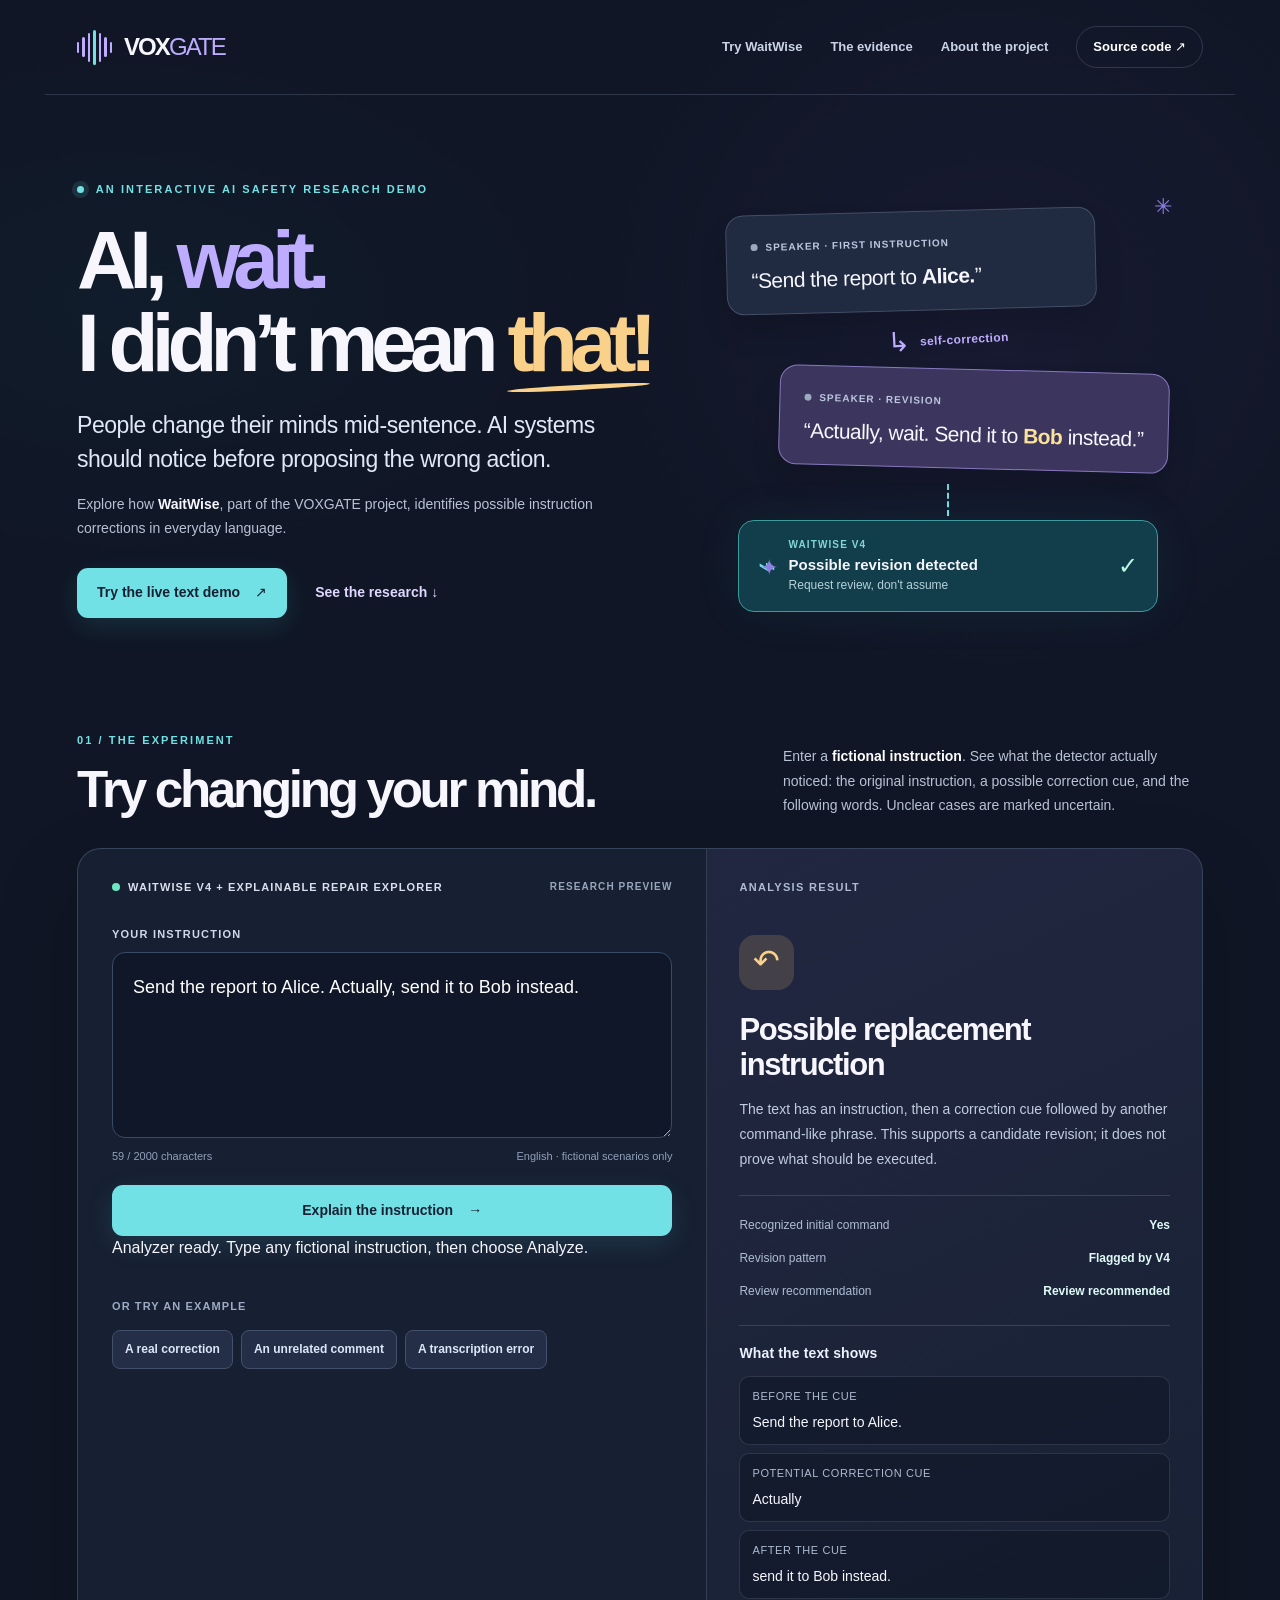
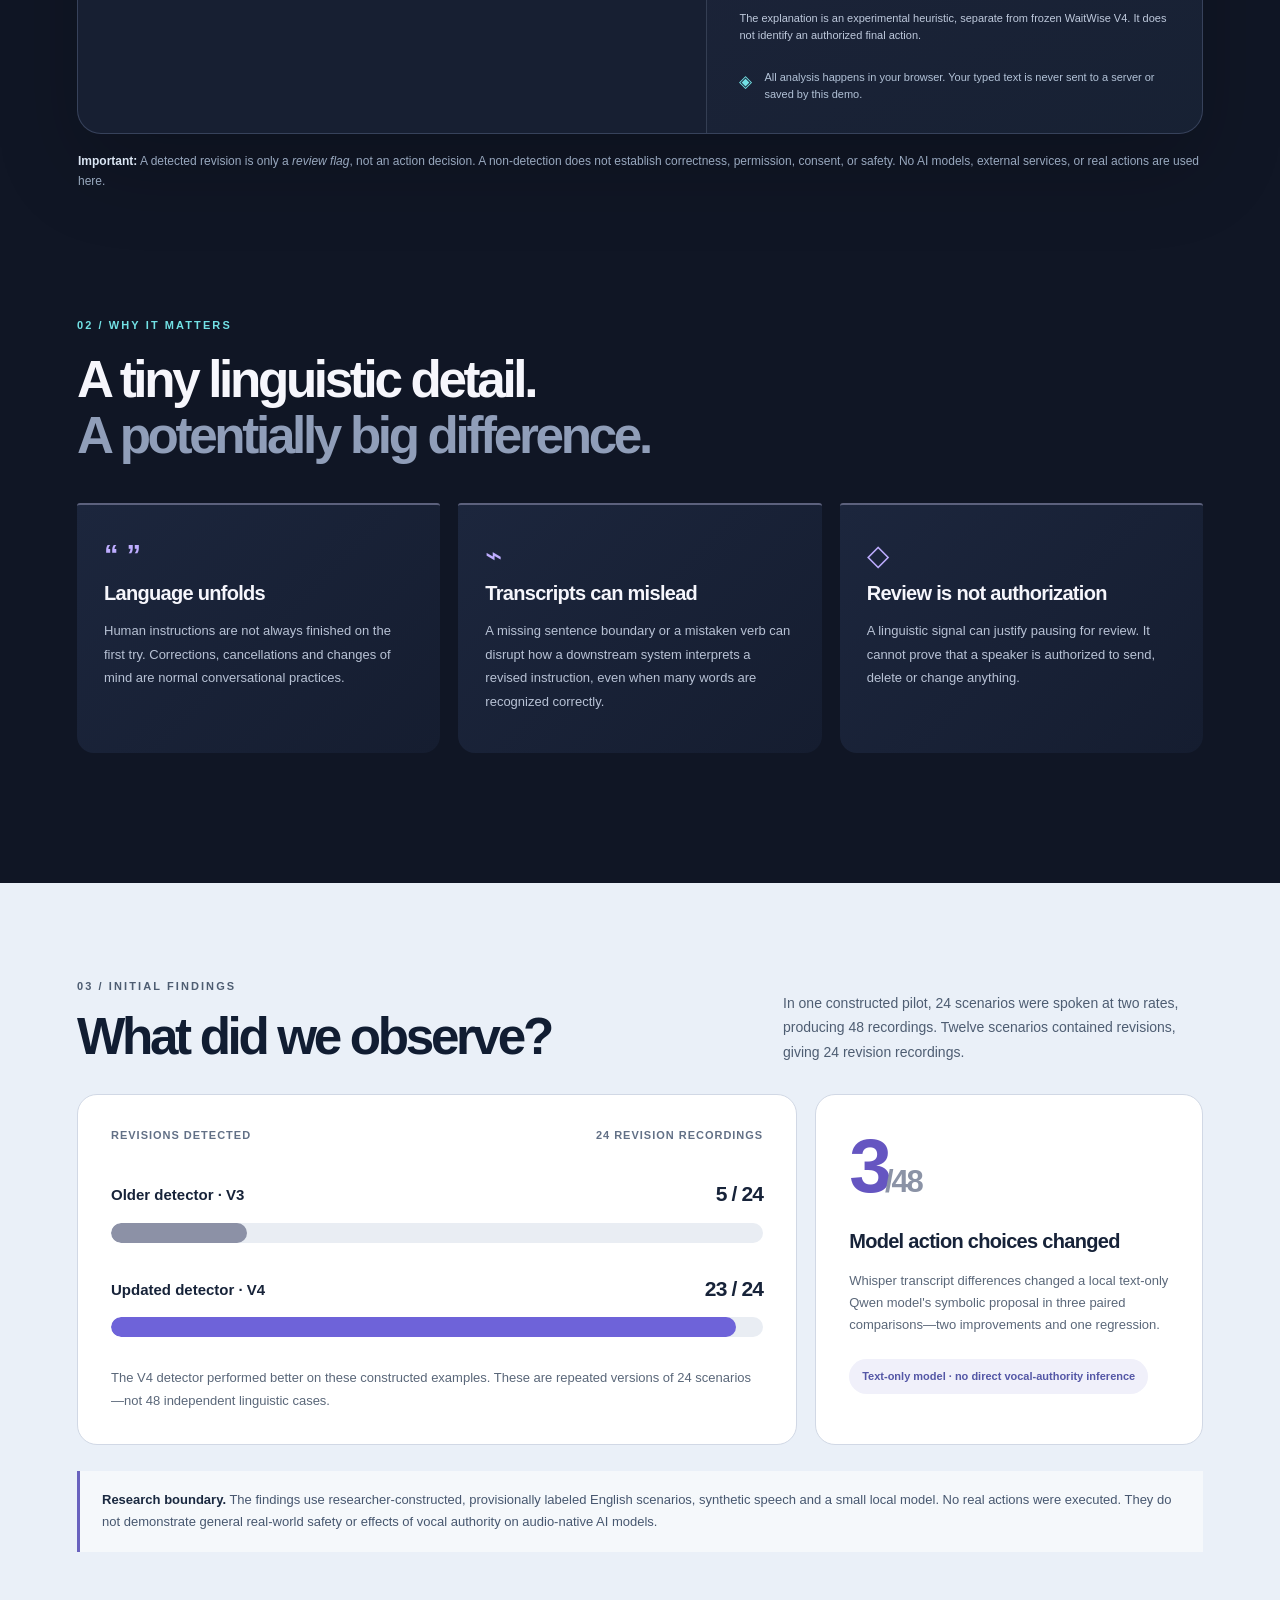
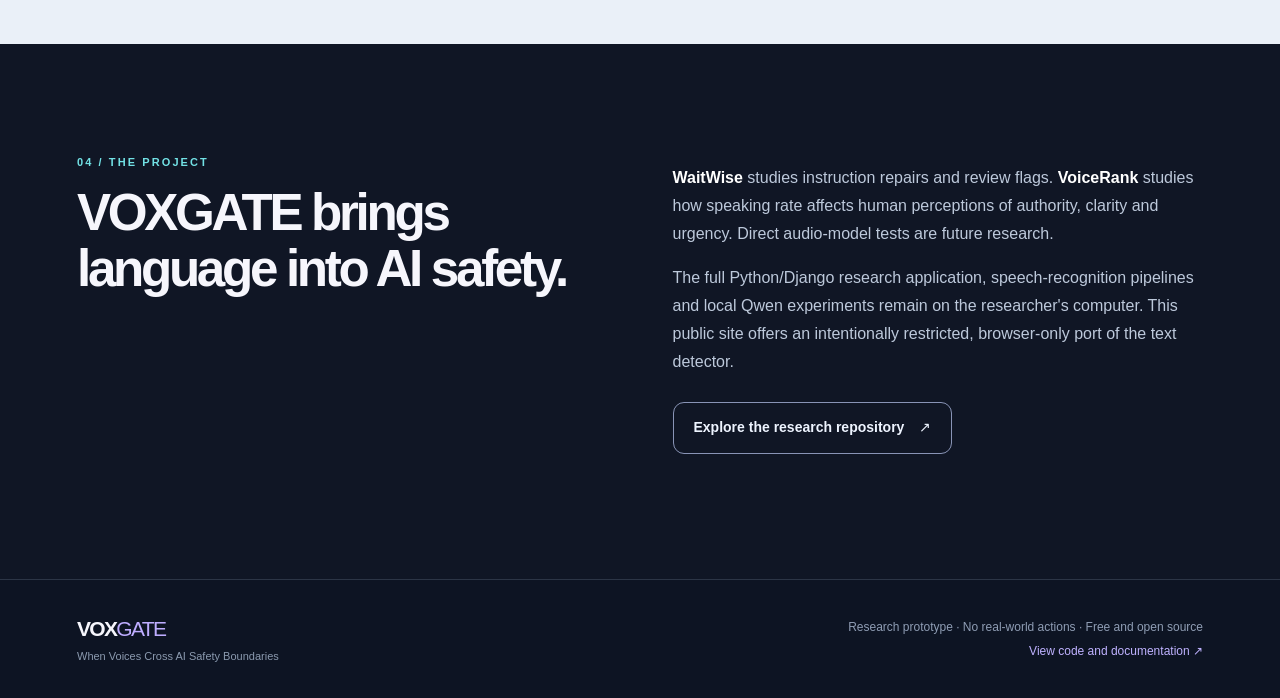
<file: docs/index.html>
<!doctype html>
<html lang="en">
<head>
  <meta charset="utf-8">
  <meta name="viewport" content="width=device-width, initial-scale=1">
  <meta name="color-scheme" content="dark">
  <meta http-equiv="Content-Security-Policy" content="default-src 'none'; script-src 'self'; style-src 'self'; img-src 'self' data:; font-src 'self'; connect-src 'none'; form-action 'none'; base-uri 'none'; object-src 'none'; frame-src 'none'">
  <meta name="theme-color" content="#101625">
  <meta name="description" content="Explore VOXGATE, a free browser-only research demonstration of WaitWise instruction-revision detection. No accounts, paid APIs or real-world actions.">
  <meta property="og:title" content="VOXGATE · AI, Wait! I Didn't Mean That!">
  <meta property="og:description" content="When people revise a spoken instruction, can AI recognize the correction? Try a safe, research-grade text detector in your browser.">
  <meta property="og:type" content="website">
  <title>VOXGATE — When Voices Cross AI Safety Boundaries</title>
  <link rel="icon" href="favicon.svg" type="image/svg+xml">
  <link rel="stylesheet" href="site.css">
</head>
<body>
  <a href="#main" class="skip-link">Skip to content</a>
  <div class="grid-wash" aria-hidden="true"></div>
  <header class="site-header wrapper">
    <a href="#top" class="brand" aria-label="VOXGATE — top of page">
      <span class="brand-mark" aria-hidden="true"><span></span><span></span><span></span><span></span><span></span><span></span><span></span></span>
      <span>VOX<span class="brand-light">GATE</span></span>
    </a>
    <nav aria-label="Main navigation">
      <a href="#lab">Try WaitWise</a>
      <a href="#findings">The evidence</a>
      <a href="#project">About the project</a>
      <a href="https://github.com/Rinetta1981/voxgate" target="_blank" rel="noopener noreferrer" class="nav-cta">Source code <span aria-hidden="true">↗</span></a>
    </nav>
  </header>

  <main id="main">
    <section class="hero wrapper" id="top" aria-labelledby="headline">
      <div class="hero-copy">
        <p class="eyebrow"><span class="pulse-dot" aria-hidden="true"></span> AN INTERACTIVE AI SAFETY RESEARCH DEMO</p>
        <h1 id="headline">AI, <em>wait.</em><br>I didn’t mean <span class="scribble">that!</span></h1>
        <p class="hero-lede">People change their minds mid-sentence. AI systems should notice before proposing the wrong action.</p>
        <p class="hero-meta">Explore how <strong>WaitWise</strong>, part of the VOXGATE project, identifies possible instruction corrections in everyday language.</p>
        <div class="hero-actions">
          <a href="#lab" class="button button-primary">Try the live text demo <span aria-hidden="true">↗</span></a>
          <a href="#findings" class="text-link">See the research <span aria-hidden="true">↓</span></a>
        </div>
      </div>
      <div class="illustration" aria-label="Diagram: a command to send a report to Alice is corrected to Bob. WaitWise recognizes a possible revision and requests review.">
        <div class="chat-card card-original">
          <span class="chat-label"><span class="chat-dot"></span> SPEAKER · FIRST INSTRUCTION</span>
          <p>“Send the report to <strong>Alice.</strong>”</p>
        </div>
        <div class="edit-marker"><span aria-hidden="true">↳</span> self-correction</div>
        <div class="chat-card card-correction">
          <span class="chat-label"><span class="chat-dot"></span> SPEAKER · REVISION</span>
          <p>“Actually, wait. Send it to <strong>Bob</strong> instead.”</p>
        </div>
        <div class="connection" aria-hidden="true"><div></div></div>
        <div class="gate-illustration">
          <span class="gate-icon" aria-hidden="true">⌁</span>
          <div><small>WAITWISE V4</small><strong>Possible revision detected</strong><span>Request review, don't assume</span></div>
          <span class="gate-check" aria-hidden="true">✓</span>
        </div>
        <span class="hero-decoration hero-deco-one" aria-hidden="true">✳</span>
        <span class="hero-decoration hero-deco-two" aria-hidden="true">✦</span>
      </div>
    </section>

    <section id="lab" class="lab-section wrapper" aria-labelledby="lab-heading">
      <div class="section-intro">
        <div><p class="eyebrow">01 / THE EXPERIMENT</p><h2 id="lab-heading">Try changing your mind.</h2></div>
        <p>Enter a <strong>fictional instruction</strong>. See what the detector actually noticed: the original instruction, a possible correction cue, and the following words. Unclear cases are marked uncertain.</p>
      </div>
      <div class="lab-shell">
        <div class="lab-main">
          <div class="lab-bar"><span class="lab-status-dot" aria-hidden="true"></span> WAITWISE V4 + EXPLAINABLE REPAIR EXPLORER <span class="lab-version">RESEARCH PREVIEW</span></div>
          <form id="revision-form" novalidate>
            <label for="instruction">YOUR INSTRUCTION</label>
            <textarea id="instruction" rows="5" maxlength="2000" spellcheck="true" placeholder="Send the report to Alice. Actually, send it to Bob instead.">Send the report to Alice. Actually, send it to Bob instead.</textarea>
            <div class="input-footer"><span id="char-count">0 / 2000 characters</span><span>English · fictional scenarios only</span></div>
            <button type="button" id="analyze-button" class="button button-primary run-button">Explain the instruction <span aria-hidden="true">→</span></button>
            <p id="analysis-feedback" role="status" aria-live="polite" style="font-size:13px;color:#d0dcf5;margin:12px 0 0">Analyzer loading… If this message remains, JavaScript has not loaded.</p>
          </form>
          <div class="quick-examples">
            <span>OR TRY AN EXAMPLE</span>
            <div class="example-row">
              <button type="button" class="example-btn" data-example="correction">A real correction</button>
              <button type="button" class="example-btn" data-example="comment">An unrelated comment</button>
              <button type="button" class="example-btn" data-example="asr">A transcription error</button>
            </div>
          </div>
        </div>
        <aside class="lab-result" aria-live="polite" aria-atomic="true" id="result-panel">
          <p class="result-kicker">ANALYSIS RESULT</p>
          <div id="result-icon" class="result-icon result-neutral" aria-hidden="true">↗</div>
          <h3 id="result-title">Ready to inspect</h3>
          <p id="result-description">Run the detector to see whether it recognizes a possible replacement instruction.</p>
          <div id="result-details" class="result-details" hidden>
            <div><span>Recognized initial command</span><strong id="result-opening">—</strong></div>
            <div><span>Revision pattern</span><strong id="result-revision">—</strong></div>
            <div><span>Review recommendation</span><strong id="result-review">—</strong></div>
          </div>
          <div class="privacy-note"><span aria-hidden="true">◈</span><span>All analysis happens in your browser. Your typed text is never sent to a server or saved by this demo.</span></div>
        </aside>
      </div>
      <p class="lab-disclaimer"><strong>Important:</strong> A detected revision is only a <em>review flag</em>, not an action decision. A non-detection does not establish correctness, permission, consent, or safety. No AI models, external services, or real actions are used here.</p>
    </section>

    <section class="what-section wrapper" id="project" aria-labelledby="project-title">
      <p class="eyebrow">02 / WHY IT MATTERS</p>
      <h2 id="project-title">A tiny linguistic detail.<br><span>A potentially big difference.</span></h2>
      <div class="feature-grid">
        <article class="feature-card">
          <div class="feature-icon" aria-hidden="true">“ ”</div>
          <h3>Language unfolds</h3>
          <p>Human instructions are not always finished on the first try. Corrections, cancellations and changes of mind are normal conversational practices.</p>
        </article>
        <article class="feature-card">
          <div class="feature-icon" aria-hidden="true">⌁</div>
          <h3>Transcripts can mislead</h3>
          <p>A missing sentence boundary or a mistaken verb can disrupt how a downstream system interprets a revised instruction, even when many words are recognized correctly.</p>
        </article>
        <article class="feature-card">
          <div class="feature-icon" aria-hidden="true">◇</div>
          <h3>Review is not authorization</h3>
          <p>A linguistic signal can justify pausing for review. It cannot prove that a speaker is authorized to send, delete or change anything.</p>
        </article>
      </div>
    </section>

    <section id="findings" class="findings-section" aria-labelledby="findings-heading">
      <div class="wrapper">
        <div class="section-intro light-intro">
          <div><p class="eyebrow">03 / INITIAL FINDINGS</p><h2 id="findings-heading">What did we observe?</h2></div>
          <p>In one constructed pilot, 24 scenarios were spoken at two rates, producing 48 recordings. Twelve scenarios contained revisions, giving 24 revision recordings.</p>
        </div>
        <div class="metrics-layout">
          <div class="metrics-highlight">
            <div class="metrics-topline"><span>REVISIONS DETECTED</span><span>24 REVISION RECORDINGS</span></div>
            <div class="meter-group"><div class="meter-label"><span>Older detector · V3</span><strong>5 / 24</strong></div><div class="meter-track"><div class="meter-fill older"></div></div></div>
            <div class="meter-group"><div class="meter-label"><span>Updated detector · V4</span><strong>23 / 24</strong></div><div class="meter-track"><div class="meter-fill newer"></div></div></div>
            <p>The V4 detector performed better on these constructed examples. These are repeated versions of 24 scenarios—not 48 independent linguistic cases.</p>
          </div>
          <div class="metrics-aside">
            <span class="metric-number">3<span>/48</span></span>
            <h3>Model action choices changed</h3>
            <p>Whisper transcript differences changed a local text-only Qwen model's symbolic proposal in three paired comparisons—two improvements and one regression.</p>
            <div class="pill-note">Text-only model · no direct vocal-authority inference</div>
          </div>
        </div>
        <div class="limits"><strong>Research boundary.</strong> The findings use researcher-constructed, provisionally labeled English scenarios, synthetic speech and a small local model. No real actions were executed. They do not demonstrate general real-world safety or effects of vocal authority on audio-native AI models.</div>
      </div>
    </section>

    <section class="more-section wrapper" aria-labelledby="about-heading">
      <div><p class="eyebrow">04 / THE PROJECT</p><h2 id="about-heading">VOXGATE brings<br>language into AI safety.</h2></div>
      <div class="more-copy">
        <p><strong>WaitWise</strong> studies instruction repairs and review flags. <strong>VoiceRank</strong> studies how speaking rate affects human perceptions of authority, clarity and urgency. Direct audio-model tests are future research.</p>
        <p>The full Python/Django research application, speech-recognition pipelines and local Qwen experiments remain on the researcher's computer. This public site offers an intentionally restricted, browser-only port of the text detector.</p>
        <a class="button button-outline" href="https://github.com/Rinetta1981/voxgate" target="_blank" rel="noopener noreferrer">Explore the research repository <span aria-hidden="true">↗</span></a>
      </div>
    </section>
  </main>

  <footer class="site-footer">
    <div class="wrapper footer-inner"><div class="footer-logo">VOX<span>GATE</span><small>When Voices Cross AI Safety Boundaries</small></div><div><p>Research prototype · No real-world actions · Free and open source</p><a href="https://github.com/Rinetta1981/voxgate" target="_blank" rel="noopener noreferrer">View code and documentation ↗</a></div></div>
  </footer>
  <script src="app-v2.js?v=20261116d" defer></script>
</body>
</html>
</file>
<file: docs/site.css>
:root { color-scheme:dark; --bg:#101625; --bg2:#161e32; --line:rgba(207,221,255,.16); --ink:#f6f6fc; --muted:#b8c2d5; --violet:#beadff; --cyan:#72e1e5; --yellow:#f9d18a; --success:#8ee0b9; --danger:#ffbd9e; font-family: Inter, ui-sans-serif, -apple-system, BlinkMacSystemFont, "Segoe UI", sans-serif; font-synthesis:none; }
* {box-sizing:border-box} html{scroll-behavior:smooth} body {margin:0; background:var(--bg); color:var(--ink); font-size:16px; line-height:1.55} a{color:inherit;text-decoration:none} button,textarea{font:inherit} button{cursor:pointer} button:focus-visible,a:focus-visible,textarea:focus-visible {outline:3px solid var(--cyan); outline-offset:4px}::selection{background:#726dc5;color:white}
.wrapper {max-width:1190px; margin:0 auto; padding-left:32px; padding-right:32px}.skip-link {position:absolute;top:-100px;left:12px;background:white;color:#000;padding:12px;z-index:10}.skip-link:focus {top:12px} .grid-wash{pointer-events:none;position:absolute;inset:0 0 auto 0;height:870px;opacity:.55;background:radial-gradient(ellipse 40% 55% at 78% 35%,rgba(106,74,184,.16),transparent 90%),radial-gradient(ellipse 40% 35% at 10% 35%,rgba(35,159,171,.09),transparent 90%);}
.site-header {position:relative;z-index:2;display:flex;align-items:center;justify-content:space-between;min-height:95px;border-bottom:1px solid var(--line)} .brand{display:inline-flex;align-items:center;gap:12px;font-size:24px;font-weight:850;letter-spacing:-.08em}.brand-light{font-weight:420;color:var(--violet)}.brand-mark{height:35px;width:35px;display:flex;gap:3px;align-items:center}.brand-mark span{display:block;width:3px;background:var(--violet);border-radius:6px}.brand-mark span:nth-child(1),.brand-mark span:nth-child(7){height:11px}.brand-mark span:nth-child(2),.brand-mark span:nth-child(6){height:20px}.brand-mark span:nth-child(3),.brand-mark span:nth-child(5){height:29px}.brand-mark span:nth-child(4){height:35px;background:var(--cyan)} .site-header nav{display:flex;align-items:center;gap:28px}.site-header nav a{font-size:13px;font-weight:600;color:#cbd4e7;transition:color .15s}.site-header nav a:hover{color:white}.site-header nav a.nav-cta{padding:10px 16px;border:1px solid var(--line);border-radius:24px;color:white}
.hero {display:grid;grid-template-columns:1.05fr .95fr;align-items:center;gap:36px;min-height:570px;padding-top:72px;padding-bottom:100px;position:relative} .eyebrow{font-size:11px;text-transform:uppercase;letter-spacing:.19em;font-weight:800;color:var(--cyan);margin:0 0 21px}.pulse-dot{display:inline-block;background:var(--cyan);height:7px;width:7px;border-radius:50%;margin-right:7px;box-shadow:0 0 0 5px rgba(114,225,229,.12)}h1,h2,h3,p{margin-top:0}.hero h1{font-size:clamp(3.6rem,6.4vw,6.3rem);font-weight:850;letter-spacing:-.085em;line-height:1.01;margin:0 0 23px;white-space:nowrap}.hero h1 em{font-style:normal;color:var(--violet)}.hero h1 .scribble{color:var(--yellow);position:relative}.hero h1 .scribble:after{content:"";position:absolute;height:5px;left:0;right:0;bottom:-2px;background:var(--yellow);border-radius:100%;transform:rotate(-3deg)} .hero-lede{font-size:clamp(19px,2vw,23px);color:#e0e7f5;max-width:575px;line-height:1.5;letter-spacing:-.02em;margin-bottom:15px}.hero-meta{color:var(--muted);max-width:530px;font-size:14px;line-height:1.72;margin-bottom:28px}.hero-meta strong{color:var(--ink)}.hero-actions{display:flex;align-items:center;gap:28px;flex-wrap:wrap}.button{display:inline-flex;align-items:center;justify-content:center;gap:15px;border-radius:11px;padding:14px 20px;font-size:14px;font-weight:750;transition:transform .17s,background .17s;white-space:normal;text-align:center}.button:hover{transform:translateY(-2px)}.button-primary{color:#162033;background:var(--cyan);border:0;box-shadow:0 8px 28px rgba(74,221,226,.13)}.button-primary:hover{background:#a7f7f8}.text-link{color:#dfd7ff;font-size:14px;font-weight:650}.text-link:hover{text-decoration:underline;text-underline-offset:4px}
.illustration{position:relative;display:flex;flex-direction:column;gap:16px;padding:44px 8px 20px 40px;min-height:425px;justify-content:center}.chat-card {position:relative;border:1px solid rgba(220,227,255,.19);border-radius:18px;padding:18px 24px;box-shadow:0 18px 28px rgba(0,0,0,.13);transform:rotate(-1.5deg)}.chat-card p{font-size:21px;line-height:1.38;letter-spacing:-.025em;margin:8px 0 0}.card-original{background:#202b42;max-width:370px}.chat-label {font-size:10px;font-weight:750;letter-spacing:.1em;color:#bbc7df}.chat-dot{display:inline-block;width:7px;height:7px;border-radius:50%;margin-right:4px;background:#9ba9be}.edit-marker{align-self:center;color:var(--violet);font-size:12px;font-weight:650;letter-spacing:.03em;transform:rotate(-3deg);margin:-7px 0 -9px}.edit-marker span{font-size:27px;margin-right:6px;vertical-align:middle}.card-correction{max-width:395px;align-self:flex-end;background:#3c355d;border-color:#8778bf;transform:rotate(1.5deg)}.card-correction strong{color:#fbe29a}.connection{height:20px;display:flex;justify-content:center}.connection div{height:32px;border-left:2px dashed var(--cyan)}.gate-illustration{align-self:center;width:min(420px,100%);display:flex;align-items:center;gap:13px;background:rgba(17,65,76,.95);border:1px solid #3b9b9d;padding:16px 19px;border-radius:16px;box-shadow:0 0 48px rgba(17,180,170,.08)}.gate-icon{font-size:30px;color:var(--cyan)}.gate-illustration div{display:flex;flex-direction:column;flex:1}.gate-illustration small{color:#83d6d8;letter-spacing:.11em;font-size:10px;font-weight:800}.gate-illustration strong{font-size:15px}.gate-illustration div span{font-size:12px;color:#b6d0db}.gate-check{color:#baf8e4;font-size:24px}.hero-decoration{position:absolute;color:#8c80e5;font-size:22px}.hero-deco-one{right:1%;top:5%}.hero-deco-two{left:15%;bottom:10%}
.lab-section{position:relative;scroll-margin-top:30px;padding-bottom:110px}.section-intro{display:flex;align-items:end;justify-content:space-between;gap:40px;margin-bottom:30px}.section-intro h2,.what-section h2,.more-section h2{font-size:clamp(2.15rem,4vw,3.5rem);letter-spacing:-.065em;line-height:1.09;margin:0}.section-intro .eyebrow{margin-bottom:13px}.section-intro>p{max-width:420px;color:var(--muted);font-size:14px;line-height:1.75;margin-bottom:0}.section-intro>p strong{color:white}.lab-shell{display:grid;grid-template-columns:1.12fr .88fr;border:1px solid rgba(150,173,215,.25);border-radius:24px;background:rgba(25,34,54,.8);box-shadow:0 35px 85px rgba(0,0,0,.18);overflow:hidden}.lab-main{padding:30px 34px 27px;border-right:1px solid var(--line)}.lab-bar{display:flex;align-items:center;gap:8px;color:#d9dfef;font-size:11px;font-weight:800;letter-spacing:.1em;margin-bottom:30px}.lab-status-dot{height:8px;width:8px;border-radius:100%;background:#6ce7c1}.lab-version{margin-left:auto;color:#96a6bd;font-size:10px}.lab-main label{font-size:11px;font-weight:850;letter-spacing:.11em;color:#d0d8ed;display:block;margin-bottom:9px}.lab-main textarea{resize:vertical;display:block;min-height:162px;width:100%;background:#0f1728;border:1px solid #394b66;border-radius:13px;padding:20px;color:white;font-size:18px;line-height:1.6;outline:none}.lab-main textarea:focus{border-color:var(--cyan);box-shadow:0 0 0 2px rgba(114,225,229,.12)}.lab-main textarea::placeholder{color:#74829b}.input-footer{display:flex;justify-content:space-between;gap:8px;color:#91a0ba;font-size:11px;margin:10px 0 20px}.run-button{width:100%;padding:15px}.quick-examples{margin-top:32px}.quick-examples>span{color:#9dabc4;font-size:11px;font-weight:800;letter-spacing:.1em}.example-row{display:flex;gap:8px;flex-wrap:wrap;margin-top:12px}.example-btn{border:1px solid #43506b;background:#242e47;color:#dce6fa;padding:9px 12px;border-radius:8px;font-size:12px;font-weight:600}.example-btn:hover{background:#344162}.lab-result{display:flex;flex-direction:column;padding:30px 32px;min-height:428px;background:linear-gradient(155deg,rgba(69,66,115,.22),rgba(24,40,56,.22))}.result-kicker{color:#aebbd1;font-size:11px;font-weight:800;letter-spacing:.12em}.result-icon{width:55px;height:55px;border-radius:16px;display:flex;align-items:center;justify-content:center;font-size:32px;margin:28px 0 22px}.result-neutral{background:#40435e;color:#d5cfff}.result-flagged{background:rgba(254,198,118,.16);color:var(--yellow)}.lab-result h3{font-size:clamp(24px,2.5vw,31px);letter-spacing:-.045em;line-height:1.15;margin-bottom:14px}.lab-result>p:not(.result-kicker){font-size:14px;color:#c0cce0;line-height:1.8}.result-details{border-top:1px solid var(--line);padding-top:13px;margin-top:9px}.result-details>div{display:flex;gap:10px;justify-content:space-between;font-size:12px;padding:7px 0;color:#aebdd4}.result-details strong{color:#dffaf6;text-align:right}.privacy-note{display:flex;gap:12px;align-items:flex-start;margin-top:auto;padding-top:22px;color:#b2c2d7;font-size:11px;line-height:1.55}.privacy-note>span:first-child{color:var(--cyan);font-size:17px}.lab-disclaimer{color:#98a8be;font-size:12px;line-height:1.65;margin:18px 1px 0}.lab-disclaimer strong{color:#dae5f3}
.what-section{padding-top:15px;padding-bottom:130px}.what-section h2 span{color:#909eb9}.what-section .eyebrow{margin-bottom:18px}.feature-grid{display:grid;grid-template-columns:repeat(3,1fr);gap:18px;margin-top:40px}.feature-card{border-top:2px solid #5c617d;background:linear-gradient(135deg,#1c263d,#151d30);border-radius:3px 3px 17px 17px;padding:28px 27px;min-height:250px}.feature-icon{font-size:29px;font-weight:750;color:var(--violet);height:45px}.feature-card h3{font-size:20px;letter-spacing:-.035em;margin-bottom:10px}.feature-card p{color:var(--muted);font-size:13px;line-height:1.8;margin:0}
.findings-section{scroll-margin-top:30px;background:#eaf0f8;color:#172339;padding:95px 0 92px}.findings-section .eyebrow{color:#555ab7}.findings-section .section-intro h2{color:#111d32}.findings-section .section-intro p{color:#4e5d72}.metrics-layout{display:grid;grid-template-columns:1.3fr .7fr;gap:18px}.metrics-highlight,.metrics-aside{border:1px solid #d1d8e5;border-radius:20px;background:white;padding:32px 33px}.metrics-topline,.meter-label{display:flex;justify-content:space-between;gap:15px}.metrics-topline{color:#627086;font-weight:800;font-size:11px;letter-spacing:.09em;margin-bottom:34px}.meter-group{margin-bottom:30px}.meter-label{align-items:center;margin-bottom:12px}.meter-label span{font-size:15px;font-weight:700}.meter-label strong{font-size:21px;letter-spacing:-.04em}.meter-track{height:20px;background:#e9edf3;border-radius:16px;overflow:hidden}.meter-fill{height:100%;border-radius:16px}.older{background:#8c91a6;width:20.833%}.newer{background:#6e63d9;width:95.833%}.metrics-highlight>p,.metrics-aside>p{color:#5a6779;font-size:13px;line-height:1.7;margin-bottom:0}.metric-number{font-size:clamp(4rem,6vw,5.5rem);letter-spacing:-.09em;line-height:1;font-weight:850;color:#6555c1}.metric-number span{font-size:31px;color:#8b93a6;letter-spacing:-.07em}.metrics-aside h3{font-size:20px;letter-spacing:-.035em;margin:22px 0 13px}.pill-note{display:inline-block;margin-top:23px;padding:9px 13px;background:#f0f0fa;color:#5457a6;border-radius:30px;font-size:11px;font-weight:700}.limits{border-left:3px solid #6962be;margin-top:26px;background:rgba(255,255,255,.55);padding:18px 22px;font-size:13px;line-height:1.75;color:#47576f}.limits strong{color:#1a2940}
.more-section{display:grid;grid-template-columns:1fr 1fr;gap:65px;padding-top:110px;padding-bottom:125px}.more-section .eyebrow{margin-bottom:14px}.more-copy{padding-top:10px}.more-copy p{font-size:16px;line-height:1.75;color:#bdc9db}.more-copy strong{color:white}.button-outline{border:1px solid #8994b6;color:#eef4ff;margin-top:10px}.button-outline:hover{background:#252f48}.site-footer{border-top:1px solid var(--line);background:#0d1423;padding:33px 0}.footer-inner{display:flex;justify-content:space-between;align-items:center;gap:28px}.footer-logo{font-size:21px;font-weight:900;letter-spacing:-.08em}.footer-logo span{font-weight:450;color:var(--violet)}.footer-logo small{display:block;color:#8b9aaf;letter-spacing:0;font-size:11px;font-weight:500;margin-top:3px}.footer-inner>div:last-child{text-align:right;font-size:12px;color:#8f9db4}.footer-inner p{margin-bottom:5px}.footer-inner a{color:#bfb2ff}.footer-inner a:hover{text-decoration:underline}
@media(max-width:940px){.site-header nav{gap:15px}.site-header nav a{font-size:12px}.hero{gap:10px}.hero h1{font-size:clamp(3.4rem,6vw,4.7rem)}.illustration{padding-left:10px}.chat-card p{font-size:17px}.section-intro{gap:25px}.lab-main,.lab-result{padding:25px}.feature-card{padding:24px 18px}}
@media(max-width:720px){.wrapper{padding-left:19px;padding-right:19px}.site-header{min-height:75px}.site-header nav{gap:10px}.site-header nav a:not(.nav-cta){display:none}.hero{display:block;padding-top:64px;padding-bottom:73px}.hero h1{font-size:clamp(3.35rem,12vw,5.2rem)}.hero-lede{font-size:19px}.illustration{margin-top:38px;padding:20px 6px;min-height:unset}.card-original{align-self:flex-start;width:80%}.card-correction{width:86%}.edit-marker{margin:0}.section-intro{display:block}.section-intro>p{max-width:100%;margin-top:17px}.lab-shell{grid-template-columns:1fr}.lab-main{border-right:0;border-bottom:1px solid var(--line)}.lab-result{min-height:350px}.what-section{padding-bottom:78px}.feature-grid{grid-template-columns:1fr;gap:12px;margin-top:30px}.feature-card{min-height:unset}.metrics-layout{grid-template-columns:1fr}.findings-section{padding:75px 0}.more-section{grid-template-columns:1fr;gap:25px;padding-top:75px;padding-bottom:90px}.footer-inner{display:block}.footer-inner>div:last-child{text-align:left;margin-top:25px}.input-footer{font-size:10px}}
@media(max-width:400px){.hero h1{font-size:3.05rem}.lab-main,.lab-result,.metrics-highlight,.metrics-aside{padding:21px}.chat-card p{font-size:16px}.hero-actions{gap:20px}.metrics-topline{font-size:9px}.meter-label span{font-size:13px}}
@media(prefers-reduced-motion:reduce){html{scroll-behavior:auto}.button{transition:none}.button:hover{transform:none}}
/* Explainable repair explorer; evidence text is always rendered with textContent. */
.repair-evidence{margin-top:18px;padding-top:17px;border-top:1px solid var(--line)}
.repair-evidence h4{font-size:14px;color:#eaf1ff;margin:0 0 11px;letter-spacing:.01em}
.repair-evidence-item{padding:11px 12px;margin-bottom:8px;background:rgba(10,17,31,.42);border:1px solid rgba(196,210,240,.14);border-radius:10px;overflow-wrap:anywhere}
.repair-evidence-item small{display:block;color:#aebbd1;font-size:11px;text-transform:uppercase;letter-spacing:.055em;margin-bottom:7px}
.repair-evidence-item p{font-size:14px;line-height:1.5;color:#f5f7fc;margin:0;white-space:pre-wrap}
.repair-disclosure{font-size:11px;line-height:1.55;color:#bec9dc;margin:11px 0 3px}
</file>
